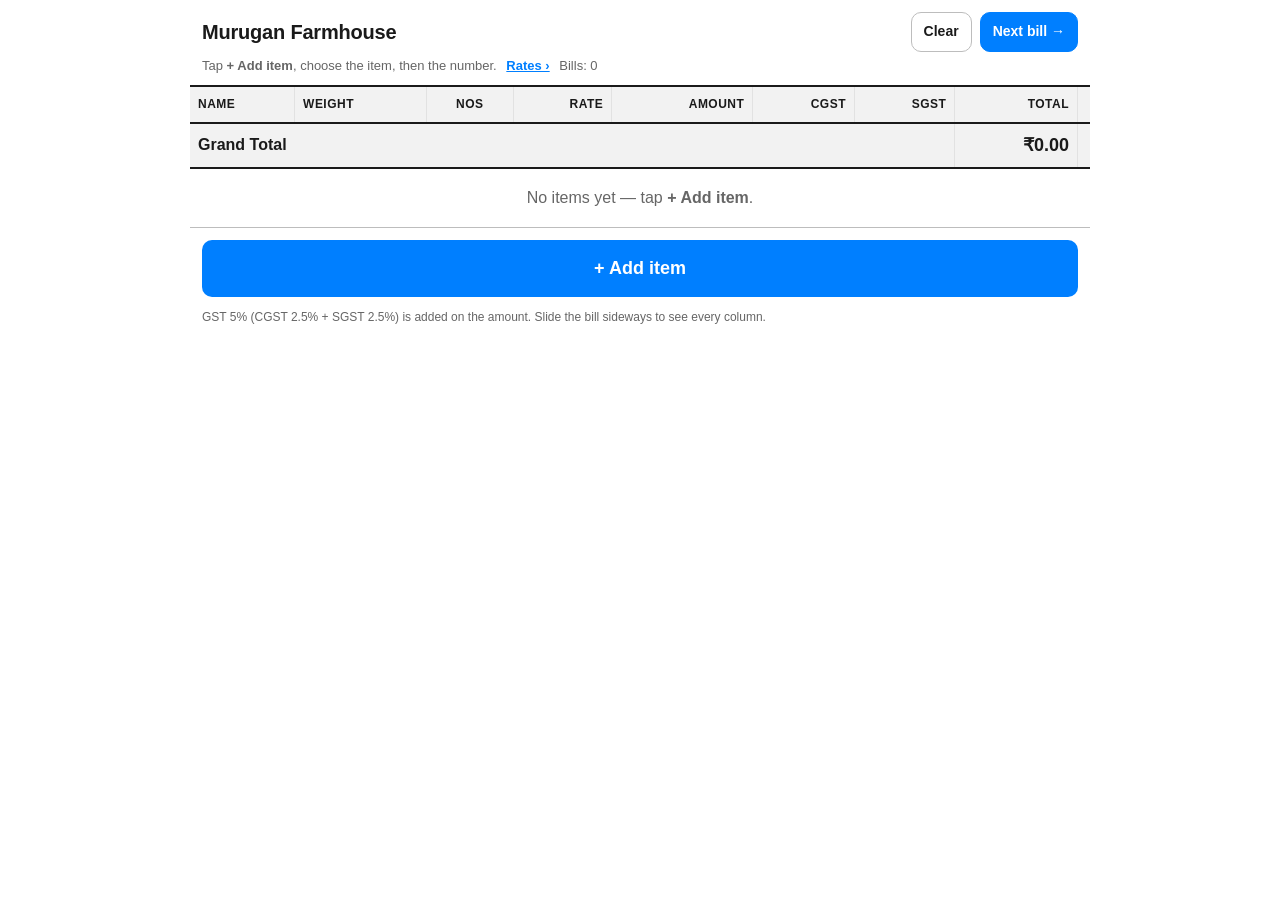
<file: index.html>
<!DOCTYPE html>
<html lang="en">
<head>
<meta charset="UTF-8" />
<meta http-equiv="Cache-Control" content="no-cache" />
<meta name="viewport" content="width=device-width, initial-scale=1" />
<title>Murugan Farmhouse — Billing</title>
<link rel="stylesheet" href="style.css?v=16" />
</head>
<body>
  <main class="wrap">
    <header class="head">
      <div class="head-top">
        <h1>Murugan Farmhouse</h1>
        <div class="head-actions">
          <button type="button" id="clear" class="btn">Clear</button>
          <button type="button" id="next" class="btn primary">Next bill →</button>
        </div>
      </div>
      <p class="sub">Tap <b>+ Add item</b>, choose the item, then the number.
        <a href="items.html">Rates ›</a>
        <span class="count" id="counters" title="Double-tap to reset the count">Bills: 0</span></p>
    </header>

    <section class="card">
      <div class="table-scroll">
        <table class="bill">
          <thead>
            <tr>
              <th class="l">Name</th>
              <th class="l">Weight</th>
              <th class="c">Nos</th>
              <th class="r">Rate</th>
              <th class="r">Amount</th>
              <th class="r">CGST</th>
              <th class="r">SGST</th>
              <th class="r">Total</th>
              <th class="cut"></th>
            </tr>
          </thead>
          <tbody id="lines"></tbody>
          <tfoot>
            <tr class="grand">
              <td class="l" colspan="7">Grand Total</td>
              <td class="r" id="gTotal">₹0.00</td>
              <td class="cut"></td>
            </tr>
          </tfoot>
        </table>
      </div>
      <p class="empty" id="empty">No items yet — tap <b>+ Add item</b>.</p>

      <button type="button" class="add" id="add">+ Add item</button>

      <!-- popup: step 1 pick the item, step 2 pick the number -->
      <div class="picker" id="picker" hidden>
        <div class="sheet" role="dialog" aria-modal="true" aria-labelledby="pickerTitle">
          <div class="picker-head">
            <button type="button" class="back" id="back" hidden>‹ Back</button>
            <span id="pickerTitle">Choose the item</span>
            <button type="button" class="close" id="close" aria-label="Close">✕</button>
          </div>
          <div class="items" id="items"></div>
          <div class="nos-grid" id="nosGrid" hidden></div>
        </div>
      </div>
    </section>

    <p class="note">GST 5% (CGST 2.5% + SGST 2.5%) is added on the amount.
      Slide the bill sideways to see every column.</p>
  </main>

  <script src="items.js?v=16"></script>
  <script src="app.js?v=16"></script>
</body>
</html>
</file>
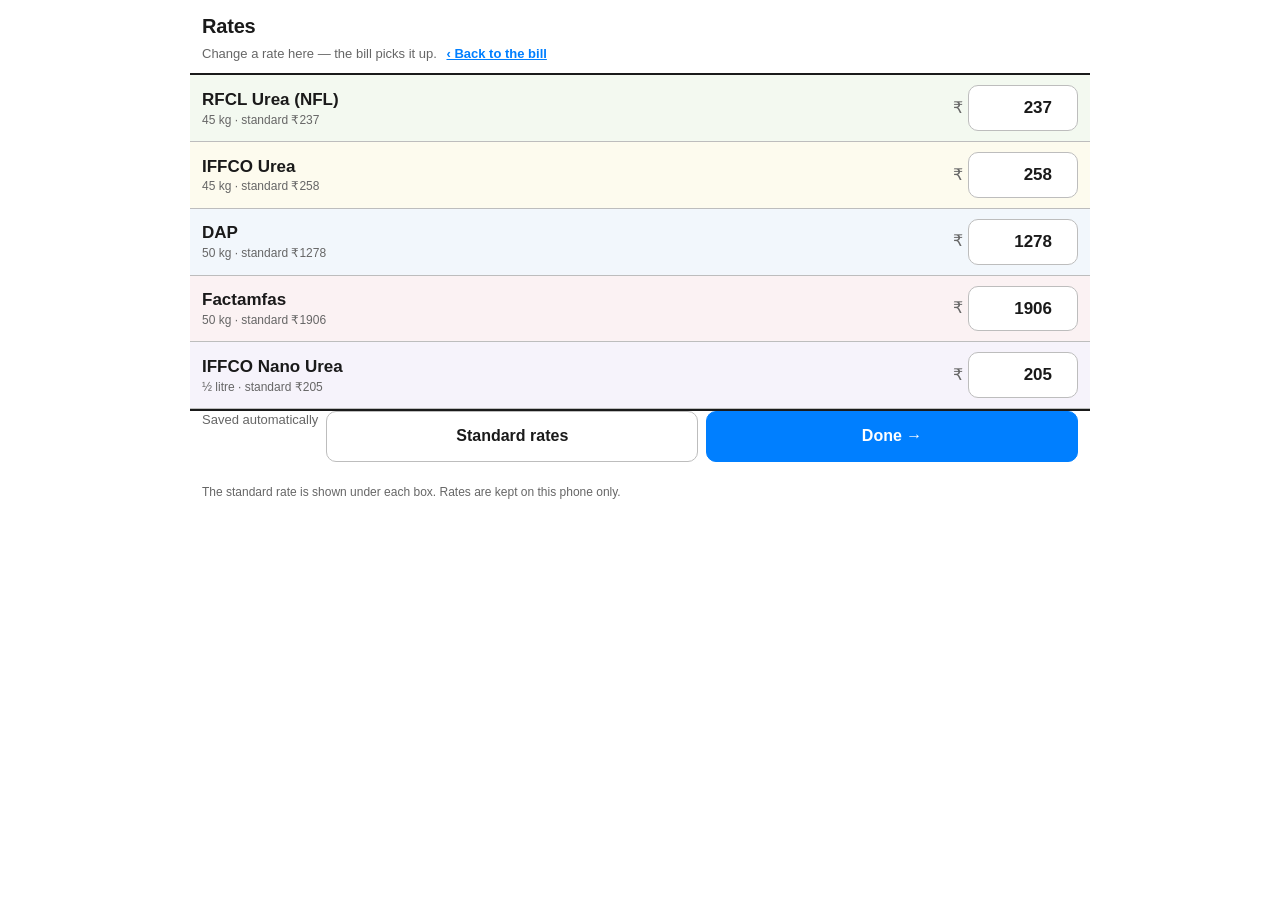
<file: items.html>
<!DOCTYPE html>
<html lang="en">
<head>
<meta charset="UTF-8" />
<meta http-equiv="Cache-Control" content="no-cache" />
<meta name="viewport" content="width=device-width, initial-scale=1" />
<title>Rates — Murugan Farmhouse</title>
<link rel="stylesheet" href="style.css?v=16" />
</head>
<body>
  <main class="wrap">
    <header class="head">
      <h1>Rates</h1>
      <p class="sub">Change a rate here — the bill picks it up.
        <a href="index.html">‹ Back to the bill</a></p>
    </header>

    <section class="card">
      <ul class="rate-list" id="rateList"></ul>
      <div class="actions">
        <span class="count" id="saved">Saved automatically</span>
        <button type="button" id="reset" class="btn">Standard rates</button>
        <a href="index.html" class="btn primary" id="done">Done →</a>
      </div>
    </section>

    <p class="note">The standard rate is shown under each box. Rates are kept on
      this phone only.</p>
  </main>

  <script src="items.js?v=16"></script>
  <script src="edit.js?v=16"></script>
</body>
</html>
</file>
<file: style.css>
:root {
  --ink: #1a1a1a;
  --muted: #666;
  --rule: #bdbdbd;      /* the ruled lines of the sheet */
  --rule-soft: #e2e2e2;
  --accent: #007fff;    /* buttons only — the rows keep their own colour code */
  --head: #f2f2f2;
}

* { box-sizing: border-box; }
[hidden] { display: none !important; }

body {
  margin: 0;
  padding: 0 0 32px;
  background: #fff;
  color: var(--ink);
  font: 16px/1.4 -apple-system, BlinkMacSystemFont, "Segoe UI", Roboto, Helvetica, Arial, sans-serif;
  -webkit-text-size-adjust: 100%;
}

.wrap { max-width: 900px; margin: 0 auto; }

.head {
  padding: 12px 12px 10px;
  border-bottom: 2px solid var(--ink);
}
.head-top {
  display: flex;
  flex-wrap: wrap;
  align-items: center;
  gap: 8px 10px;
}
.head-top h1 { flex: 1 1 auto; white-space: nowrap; }
.head-actions { display: flex; gap: 8px; margin-left: auto; }
.head-actions .btn { flex: none; padding: 9px 12px; font-size: 14px; }
.head h1 { margin: 0; font-size: 20px; letter-spacing: -0.01em; }
.sub { margin: 5px 0 0; color: var(--muted); font-size: 13px; }
.sub .count { margin-left: 6px; }
.sub a { margin-left: 6px; color: var(--accent); font-weight: 700; white-space: nowrap; }

/* ---------- the bill ---------- */

.table-scroll {
  overflow-x: auto;
  -webkit-overflow-scrolling: touch;
  border-bottom: 2px solid var(--ink);
}

.bill {
  width: 100%;
  min-width: 640px;          /* slide sideways on a phone */
  border-collapse: collapse;
  font-variant-numeric: tabular-nums;
}

.bill th, .bill td {
  padding: 9px 8px;
  white-space: nowrap;
  border-right: 1px solid var(--rule-soft);
  border-bottom: 1px solid var(--rule);
}
.bill th:last-child, .bill td:last-child { border-right: none; }

.bill thead th {
  background: var(--head);
  border-bottom: 1px solid var(--ink);
  font-size: 12px;
  font-weight: 700;
  letter-spacing: 0.04em;
  text-transform: uppercase;
}

.l { text-align: left; }
.r { text-align: right; }
.c { text-align: center; }

.bill .name { font-weight: 600; }
.bill .unit { color: var(--muted); }
.bill .row-total { font-weight: 700; }

/* the number is the one thing on a row she can tap */
.nos {
  min-width: 46px;
  padding: 5px 8px;
  font: inherit;
  font-weight: 700;
  font-variant-numeric: tabular-nums;
  color: var(--accent);
  background: #fff;
  border: 1px solid var(--rule);
  border-radius: 8px;
  cursor: pointer;
}

.cut { width: 1%; padding: 0 6px !important; }
.x {
  width: 30px;
  height: 30px;
  font-size: 14px;
  color: var(--muted);
  background: none;
  border: 1px solid var(--rule-soft);
  border-radius: 8px;
  cursor: pointer;
}
.x:hover { color: #a33; border-color: #d4b3b3; }

tfoot .grand td {
  background: var(--head);
  border-top: 2px solid var(--ink);
  border-bottom: none;
  font-weight: 700;
}
tfoot .grand #gTotal { font-size: 18px; }

.empty {
  margin: 0;
  padding: 18px 12px;
  color: var(--muted);
  text-align: center;
  border-bottom: 1px solid var(--rule);
}

/* ---------- add + picker ---------- */

.add {
  display: block;
  width: calc(100% - 24px);
  margin: 12px;
  padding: 16px;
  border-radius: 10px;
  font: inherit;
  font-size: 18px;
  font-weight: 700;
  color: #fff;
  background: var(--accent);
  border: 0;
  cursor: pointer;
}
.add:active { background: #0067cc; }

.picker {
  position: fixed;
  inset: 0;
  z-index: 10;
  display: flex;
  align-items: flex-end;
  background: rgba(0, 0, 0, 0.45);
}
.sheet {
  width: 100%;
  max-height: 88vh;
  overflow-y: auto;
  -webkit-overflow-scrolling: touch;
  background: #fff;
  border-radius: 14px 14px 0 0;
}
@media (min-width: 640px) {
  .picker { align-items: center; justify-content: center; padding: 20px; }
  .sheet { max-width: 460px; border-radius: 14px; }
}
body.locked { overflow: hidden; }

.picker-head {
  position: sticky;
  top: 0;
  display: flex;
  align-items: center;
  gap: 8px;
  padding: 10px 12px;
  background: var(--head);
  border-bottom: 1px solid var(--rule);
  font-size: 12px;
  font-weight: 700;
  letter-spacing: 0.04em;
  text-transform: uppercase;
}
.picker-head span { flex: 1; }
.back, .close {
  padding: 7px 11px;
  font: inherit;
  font-size: 12px;
  font-weight: 700;
  color: var(--ink);
  background: #fff;
  border: 1px solid var(--rule);
  border-radius: 8px;
  cursor: pointer;
}

.items { display: grid; gap: 8px; padding: 10px 12px 12px; }
.item-btn {
  display: flex;
  align-items: baseline;
  justify-content: space-between;
  gap: 10px;
  width: 100%;
  padding: 14px 12px;
  font: inherit;
  text-align: left;
  color: var(--ink);
  background: #fff;
  border: 1px solid var(--rule);
  border-radius: 10px;
  cursor: pointer;
}
.item-btn:active { background: var(--head); }
.item-name { font-size: 17px; font-weight: 600; }
.item-meta { color: var(--muted); font-size: 14px; white-space: nowrap; }

.nos-grid {
  display: grid;
  grid-template-columns: repeat(5, 1fr);
  gap: 8px;
  padding: 10px 12px 12px;
}
.nos-btn {
  padding: 15px 0;
  font: inherit;
  font-size: 19px;
  font-weight: 700;
  font-variant-numeric: tabular-nums;
  color: var(--ink);
  background: #fff;
  border: 1px solid var(--rule);
  border-radius: 10px;
  cursor: pointer;
}
.nos-btn:active { background: var(--head); }
.nos-btn[aria-pressed="true"] { color: #fff; background: var(--accent); }
.sub a { text-decoration: underline; }

/* ---------- rates page ---------- */

.rate-list { margin: 0; padding: 0; list-style: none; border-bottom: 2px solid var(--ink); }
.rate-list li {
  display: flex;
  align-items: center;
  justify-content: space-between;
  gap: 12px;
  padding: 10px 12px;
  border-bottom: 1px solid var(--rule);
}
.rate-name { display: flex; flex-direction: column; font-size: 17px; font-weight: 600; }
.rate-name small { color: var(--muted); font-size: 12px; font-weight: 400; }
.rate-field { display: flex; align-items: center; gap: 5px; }
.rate-field i { color: var(--muted); font-style: normal; }
.rate-field input {
  width: 110px;
  padding: 10px;
  font: inherit;
  font-size: 17px;
  font-weight: 600;
  font-variant-numeric: tabular-nums;
  text-align: right;
  color: var(--ink);
  background: #fff;
  border: 1px solid var(--rule);
  border-radius: 10px;
}
.rate-field input:focus { outline: 2px solid var(--accent); outline-offset: -2px; }

/* ---------- actions ---------- */

.actions {
  display: flex;
  flex-wrap: wrap;
  gap: 8px;
  padding: 0 12px 12px;
}
.count { color: var(--muted); font-size: 13px; user-select: none; }
.btn {
  flex: 1 1 0;
  padding: 13px 8px;
  white-space: nowrap;
  font: inherit;
  font-weight: 700;
  text-align: center;
  text-decoration: none;
  color: var(--ink);
  background: #fff;
  border: 1px solid var(--rule);
  border-radius: 10px;
  cursor: pointer;
}
.btn.primary { background: var(--accent); border-color: var(--accent); color: #fff; }
.btn.ghost { color: var(--accent); }

.note { margin: 10px 12px 0; color: var(--muted); font-size: 12px; }

/* ---------- printed bill ---------- */

@media print {
  body { font-size: 12px; }
  .sub, .note, .add, .picker, .actions, .empty, .head-actions { display: none; }
  .table-scroll { overflow: visible; }
  .bill { min-width: 0; }
  .bill th, .bill td { padding: 6px 8px; border-color: #000; }
  .cut, .x { display: none; }
  .bill tbody tr { -webkit-print-color-adjust: exact; print-color-adjust: exact; }
  .nos { min-width: 0; padding: 0; color: inherit; background: none; border: none; }
}
</file>
